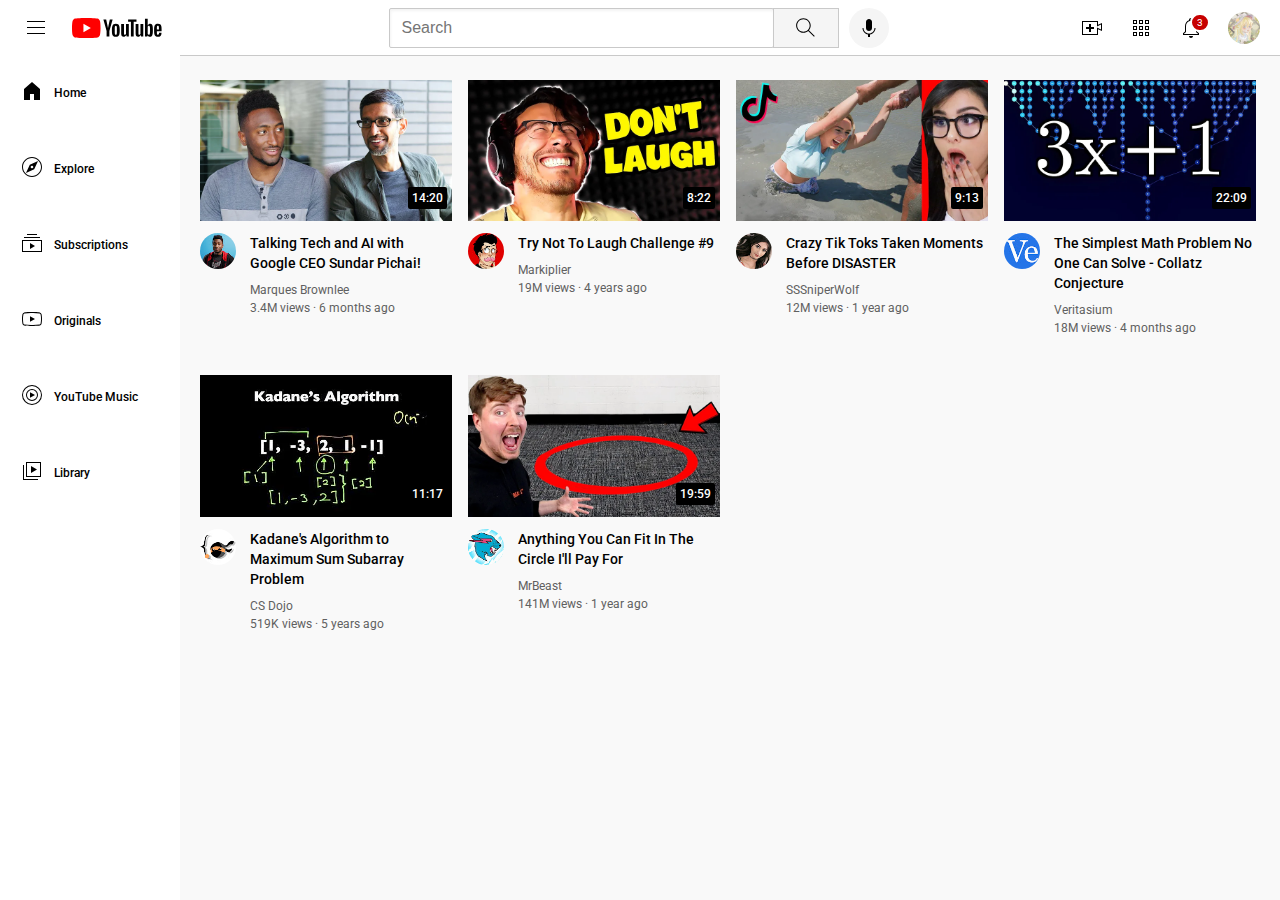
<file: index.html>
<!DOCTYPE html>
<html>
    <head>
        <title>YouTube.com Clone</title>

        <link rel="preconnect" href="https://fonts.googleapis.com">
        <link rel="preconnect" href="https://fonts.gstatic.com" crossorigin>
        <link href="https://fonts.googleapis.com/css2?family=Roboto:wght@400;500;700&display=swap" rel="stylesheet">

        <link rel="stylesheet" href="styles/general.css">
        <link rel="stylesheet" href="styles/header.css">
        <link rel="stylesheet" href="styles/video.css">
        <link rel="stylesheet" href="styles/sidebar.css">
    </head>
    <body>
        <header class="header">
            <div class="left-section">
                <img class="hamburger-menu" src="icons/hamburger-menu.svg">
                <img class="youtube-logo" src="icons/youtube-logo.svg">
            </div>
            <div class="middle-section">
                <input class="search-bar" type="text" placeholder="Search">
                <button class="search-button">
                    <img class="search-icon" src="icons/search.svg">
                    <div class="tooltip">Search</div>
                </button>
                <button class="voice-search-button">
                    <img class="voice-search-icon" src="icons/voice-search-icon.svg">
                    <div class="tooltip">Search with your voice</div>
                </button>
            </div>
            <!-- Put position absolute inside position relative-->
            <div class="right-section">
                <div class="upload-icon-container">
                    <img class="upload-icon" src="icons/upload.svg">
                    <div class="tooltip">Create</div>
                </div>
                <div class="youtube-apps-icon-container">
                    <img class="youtube-apps-icon" src="icons/youtube-apps.svg">
                    <div class="tooltip">YouTube apps</div>
                </div>
                <div class="notifications-icon-container">
                    <img class="notifications-icon" src="icons/notifications.svg">
                    <div class="notifications-count">3</div>
                    <div class="tooltip">Notifications</div>
                </div>
                <img class="current-user-picture" src="channel-picture/channels4_profile.jpg">
            </div>
        </header>

        <nav class="sidebar">
            <div class="sidebar-link">
                <img class="sidebar-icon" src="icons/home.svg">
                <div>Home</div>
            </div>
            <div class="sidebar-link">
                <img src="icons/explore.svg">
                <div>Explore</div>
            </div>
            <div class="sidebar-link">
                <img src="icons/subscriptions.svg">
                <div>Subscriptions</div>
            </div>
            <div class="sidebar-link">
                <img src="icons/originals.svg">
                <div>Originals</div>
            </div>
            <div class="sidebar-link">
                <img src="icons/youtube-music.svg">
                <div>YouTube Music</div>
            </div>
            <div class="sidebar-link">
                <img src="icons/library.svg">
                <div>Library</div>
            </div>
        </nav>

        <main>
            <section class="video-grid">

                <div class="video-preview">
                    <div class="thumbnail-row">
                        <img class="thumbnail" src="thumbnails/thumbnail-1.webp">
                        <div class="video-time">14:20</div>
                    </div>
                    <div class="video-info-grid">
                        <div class="profile-picture-container">
                            <div class="channel-picture">
                                <img class="profile-picture" src="channel-picture/channel-1.jpeg">
                            </div>
                        <div class="channel-preview">
                            <div class="channel-pic">
                                <img class="channel-preview-pic" src="channel-picture/channel-1.jpeg">
                            </div>
                            <div class="channel-preview-p">
                                <div class="channel-preview-name">Marques Brownlee</div>
                                <div class="channel-preview-stats">15M subscribers</div>
                            </div>
                        </div>
                    </div>
        
                        <div class="video-info">
                            <p class="video-title">Talking Tech and AI with Google CEO Sundar Pichai!</p>
                            <p class="video-author">Marques Brownlee</p>
                            <p class="video-stats">3.4M views &#183; 6 months ago</p>
                        </div>
                    </div>
                </div>
        
                <div class="video-preview">
                    <div class="thumbnail-row">
                        <img class="thumbnail" src="thumbnails/thumbnail-2.webp">
                        <div class="video-time">8:22</div>
                    </div>
                    <div class="video-info-grid">
                        <div class="channel-picture">
                            <img class="profile-picture" src="channel-picture/channel-2.jpeg">
                        </div>
                        <div class="video-info">
                            <p class="video-title">Try Not To Laugh Challenge #9</p>
                            <p class="video-author">Markiplier</p>
                            <p class="video-stats">19M views &#183; 4 years ago</p>
                        </div>
                    </div>
                </div>
        
                <div class="video-preview">
                    <div class="thumbnail-row">
                        <img class="thumbnail" src="thumbnails/thumbnail-3.webp">
                        <div class="video-time">9:13</div>
                    </div>
                    <div class="video-info-grid">
                        <div class="channel-picture">
                            <img class="profile-picture" src="channel-picture/channel-3.jpeg">
                        </div>
                        <div class="video-info">
                            <p class="video-title">Crazy Tik Toks Taken Moments Before DISASTER</p>
                            <p class="video-author">SSSniperWolf</p>
                            <p class="video-stats">12M views &#183; 1 year ago</p>
                        </div>
                    </div>
                </div>
        
                <div class="video-preview">
                    <div class="thumbnail-row">
                        <img class="thumbnail" src="thumbnails/thumbnail-4.webp">
                        <div class="video-time">22:09</div>
                    </div>
                    <div class="video-info-grid">
                        <div class="channel-picture">
                            <img class="profile-picture" src="channel-picture/channel-4.jpeg">
                        </div>
                        <div class="video-info">
                            <p class="video-title">The Simplest Math Problem No One Can Solve - Collatz Conjecture</p>
                            <p class="video-author">Veritasium</p>
                            <p class="video-stats">18M views &#183; 4 months ago</p>
                        </div>
                    </div>
                </div>
        
                <div class="video-preview">
                    <div class="thumbnail-row">
                        <img class="thumbnail" src="thumbnails/thumbnail-5.webp">
                        <div class="video-time">11:17</div>
                    </div>
                    <div class="video-info-grid">
                        <div class="channel-picture">
                            <img class="profile-picture" src="channel-picture/channel-5.jpeg">
                        </div>
                        <div class="video-info">
                            <p class="video-title">Kadane's Algorithm to Maximum Sum Subarray Problem</p>
                            <p class="video-author">CS Dojo</p>
                            <p class="video-stats">519K views &#183; 5 years ago</p>
                        </div>
                    </div>
                </div>
        
                <div class="video-preview">
                    <div class="thumbnail-row">
                        <img class="thumbnail" src="thumbnails/thumbnail-6.webp">
                        <div class="video-time">19:59</div>
                    </div>
                    <div class="video-info-grid">
                        <div class="channel-picture">
                            <img class="profile-picture" src="channel-picture/channel-6.jpeg">
                        </div>
                        <div class="video-info">
                            <p class="video-title">Anything You Can Fit In The Circle I'll Pay For</p>
                            <p class="video-author">MrBeast</p>
                            <p class="video-stats">141M views &#183; 1 year ago</p>
                        </div>
                    </div>
                </div>
        
            </section>
        </main>
    </body>
</file>
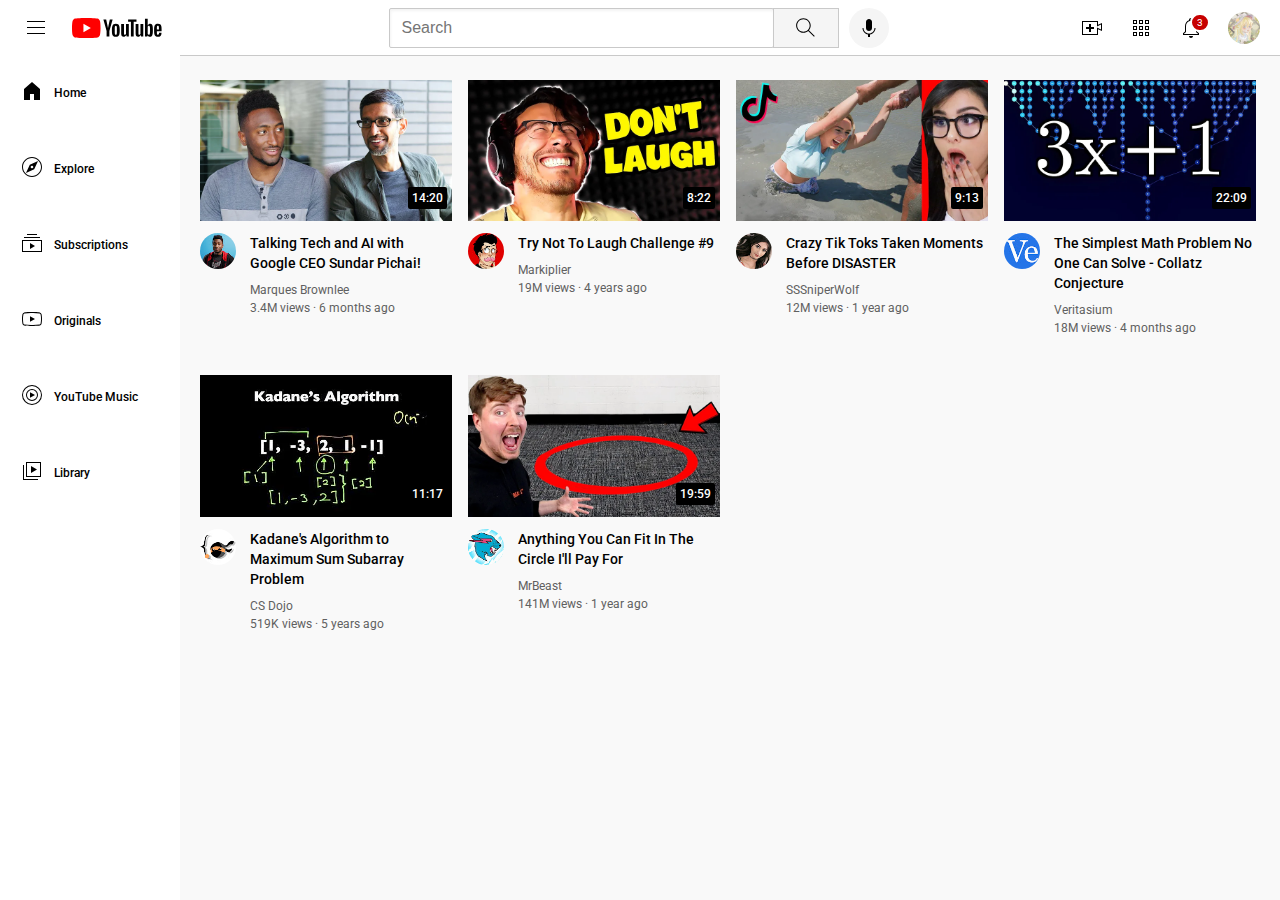
<file: youtube.html>
<!DOCTYPE html>
<html>
    <head>
        <title>YouTube.com Clone</title>

        <link rel="preconnect" href="https://fonts.googleapis.com">
        <link rel="preconnect" href="https://fonts.gstatic.com" crossorigin>
        <link href="https://fonts.googleapis.com/css2?family=Roboto:wght@400;500;700&display=swap" rel="stylesheet">

        <link rel="stylesheet" href="styles/general.css">
        <link rel="stylesheet" href="styles/header.css">
        <link rel="stylesheet" href="styles/video.css">
        <link rel="stylesheet" href="styles/sidebar.css">
    </head>
    <body>
        <header class="header">
            <div class="left-section">
                <img class="hamburger-menu" src="icons/hamburger-menu.svg">
                <img class="youtube-logo" src="icons/youtube-logo.svg">
            </div>
            <div class="middle-section">
                <input class="search-bar" type="text" placeholder="Search">
                <button class="search-button">
                    <img class="search-icon" src="icons/search.svg">
                    <div class="tooltip">Search</div>
                </button>
                <button class="voice-search-button">
                    <img class="voice-search-icon" src="icons/voice-search-icon.svg">
                    <div class="tooltip">Search with your voice</div>
                </button>
            </div>
            <!-- Put position absolute inside position relative-->
            <div class="right-section">
                <div class="upload-icon-container">
                    <img class="upload-icon" src="icons/upload.svg">
                    <div class="tooltip">Create</div>
                </div>
                <div class="youtube-apps-icon-container">
                    <img class="youtube-apps-icon" src="icons/youtube-apps.svg">
                    <div class="tooltip">YouTube apps</div>
                </div>
                <div class="notifications-icon-container">
                    <img class="notifications-icon" src="icons/notifications.svg">
                    <div class="notifications-count">3</div>
                    <div class="tooltip">Notifications</div>
                </div>
                <img class="current-user-picture" src="channel-picture/channels4_profile.jpg">
            </div>
        </header>

        <nav class="sidebar">
            <div class="sidebar-link">
                <img class="sidebar-icon" src="icons/home.svg">
                <div>Home</div>
            </div>
            <div class="sidebar-link">
                <img src="icons/explore.svg">
                <div>Explore</div>
            </div>
            <div class="sidebar-link">
                <img src="icons/subscriptions.svg">
                <div>Subscriptions</div>
            </div>
            <div class="sidebar-link">
                <img src="icons/originals.svg">
                <div>Originals</div>
            </div>
            <div class="sidebar-link">
                <img src="icons/youtube-music.svg">
                <div>YouTube Music</div>
            </div>
            <div class="sidebar-link">
                <img src="icons/library.svg">
                <div>Library</div>
            </div>
        </nav>

        <main>
            <section class="video-grid">

                <div class="video-preview">
                    <div class="thumbnail-row">
                        <img class="thumbnail" src="thumbnails/thumbnail-1.webp">
                        <div class="video-time">14:20</div>
                    </div>
                    <div class="video-info-grid">
                        <div class="profile-picture-container">
                            <div class="channel-picture">
                                <img class="profile-picture" src="channel-picture/channel-1.jpeg">
                            </div>
                        <div class="channel-preview">
                            <div class="channel-pic">
                                <img class="channel-preview-pic" src="channel-picture/channel-1.jpeg">
                            </div>
                            <div class="channel-preview-p">
                                <div class="channel-preview-name">Marques Brownlee</div>
                                <div class="channel-preview-stats">15M subscribers</div>
                            </div>
                        </div>
                    </div>
        
                        <div class="video-info">
                            <p class="video-title">Talking Tech and AI with Google CEO Sundar Pichai!</p>
                            <p class="video-author">Marques Brownlee</p>
                            <p class="video-stats">3.4M views &#183; 6 months ago</p>
                        </div>
                    </div>
                </div>
        
                <div class="video-preview">
                    <div class="thumbnail-row">
                        <img class="thumbnail" src="thumbnails/thumbnail-2.webp">
                        <div class="video-time">8:22</div>
                    </div>
                    <div class="video-info-grid">
                        <div class="channel-picture">
                            <img class="profile-picture" src="channel-picture/channel-2.jpeg">
                        </div>
                        <div class="video-info">
                            <p class="video-title">Try Not To Laugh Challenge #9</p>
                            <p class="video-author">Markiplier</p>
                            <p class="video-stats">19M views &#183; 4 years ago</p>
                        </div>
                    </div>
                </div>
        
                <div class="video-preview">
                    <div class="thumbnail-row">
                        <img class="thumbnail" src="thumbnails/thumbnail-3.webp">
                        <div class="video-time">9:13</div>
                    </div>
                    <div class="video-info-grid">
                        <div class="channel-picture">
                            <img class="profile-picture" src="channel-picture/channel-3.jpeg">
                        </div>
                        <div class="video-info">
                            <p class="video-title">Crazy Tik Toks Taken Moments Before DISASTER</p>
                            <p class="video-author">SSSniperWolf</p>
                            <p class="video-stats">12M views &#183; 1 year ago</p>
                        </div>
                    </div>
                </div>
        
                <div class="video-preview">
                    <div class="thumbnail-row">
                        <img class="thumbnail" src="thumbnails/thumbnail-4.webp">
                        <div class="video-time">22:09</div>
                    </div>
                    <div class="video-info-grid">
                        <div class="channel-picture">
                            <img class="profile-picture" src="channel-picture/channel-4.jpeg">
                        </div>
                        <div class="video-info">
                            <p class="video-title">The Simplest Math Problem No One Can Solve - Collatz Conjecture</p>
                            <p class="video-author">Veritasium</p>
                            <p class="video-stats">18M views &#183; 4 months ago</p>
                        </div>
                    </div>
                </div>
        
                <div class="video-preview">
                    <div class="thumbnail-row">
                        <img class="thumbnail" src="thumbnails/thumbnail-5.webp">
                        <div class="video-time">11:17</div>
                    </div>
                    <div class="video-info-grid">
                        <div class="channel-picture">
                            <img class="profile-picture" src="channel-picture/channel-5.jpeg">
                        </div>
                        <div class="video-info">
                            <p class="video-title">Kadane's Algorithm to Maximum Sum Subarray Problem</p>
                            <p class="video-author">CS Dojo</p>
                            <p class="video-stats">519K views &#183; 5 years ago</p>
                        </div>
                    </div>
                </div>
        
                <div class="video-preview">
                    <div class="thumbnail-row">
                        <img class="thumbnail" src="thumbnails/thumbnail-6.webp">
                        <div class="video-time">19:59</div>
                    </div>
                    <div class="video-info-grid">
                        <div class="channel-picture">
                            <img class="profile-picture" src="channel-picture/channel-6.jpeg">
                        </div>
                        <div class="video-info">
                            <p class="video-title">Anything You Can Fit In The Circle I'll Pay For</p>
                            <p class="video-author">MrBeast</p>
                            <p class="video-stats">141M views &#183; 1 year ago</p>
                        </div>
                    </div>
                </div>
        
            </section>
        </main>
    </body>
</file>
<file: styles/general.css>
p {
    margin-top: 0;
    margin-bottom: 0;
}

@media (max-width: 1200px) {
    body{
        padding-left: 96px;
    }
}
body {
    /* This style below will be inherited*/
    margin: 0;
    padding-top: 80px;
    padding-right: 24px;
    background-color: rgb(249, 249, 249);
    font-family: Roboto, Arial;
}

@media (min-width: 1200.1px) {
    body {
        padding-left: 200px;
    }
}
</file>
<file: styles/header.css>
.header {
    height: 55px;
    display: flex;
    flex-direction: row;
    justify-content: space-between;
    background-color: white;
    border-bottom-width: 1px;
    border-bottom-style: solid;
    border-bottom-color: rgb(201, 201, 201);

    position: fixed;
    top: 0;
    left: 0;
    right: 0;

    z-index: 100;
}

.left-section {
    display: flex;
    align-items: center;
}

.hamburger-menu {
    height: 24px;
    cursor: pointer;
    margin-left: 24px;
    margin-right: 24px;
}

.youtube-logo {
    height: 20px;
    cursor: pointer;
}

.middle-section {
    flex: 1;
    margin-left: 70px;
    margin-right: 35px;
    max-width: 500px;
    display: flex;
    align-items: center;
}

.search-bar {
    flex: 1;
    height: 36px;
    font-size: 16px;
    border: 1px solid rgb(201,201,201);
    border-radius: 2px;
    box-shadow: inset 1px 2px 3px rgba(0,0,0,0.05);
    width: 0;
    padding-left: 12px;
}

.search-bar::placeholder {
    font-size: 16px;
}

.search-button, .voice-search-button, .upload-icon-container, .youtube-apps-icon-container, .notifications-icon-container {
    position: relative;
    cursor: pointer;
    display: flex;
    justify-content: center;
    align-items: center;
}

.search-button{
    height: 40px;
    background-color: rgb(245, 245, 245);
    border-width: 1px;
    border-style: solid;
    border-color: rgb(201, 201, 201);
    margin-left: -1px;
    width: 66px;
    margin-right: 10px;
}

.search-button .tooltip, 
.voice-search-button .tooltip, 
.upload-icon-container .tooltip,
.youtube-apps-icon-container .tooltip,
.notifications-icon-container .tooltip {
    position: absolute;
    background-color: rgba(100, 100, 100, 0.836);
    color: white;
    padding-top: 7px;
    padding-bottom: 7px;
    padding-left: 8px;
    padding-right: 8px;
    border-radius: 2px;
    font-size: 12px;
    opacity: 0;
    bottom: -45px;
    transition: opacity 0.15s;
    pointer-events: none;
    white-space: nowrap;
}

.search-button:hover .tooltip,
.voice-search-button:hover .tooltip,
.upload-icon-container:hover .tooltip,
.youtube-apps-icon-container:hover .tooltip,
.notifications-icon-container:hover .tooltip {
    opacity: 1;
}

.search-icon {
    height: 25px;
}

.voice-search-button {
    height: 40px;
    width: 40px;
    border: none;
    border-radius: 20px;
    background-color: rgb(245, 245, 245);
}

.voice-search-icon {
    height: 24px;
}

.right-section {
    width: 180px;
    display: flex;
    align-items: center;
    justify-content: space-between;
    margin-right: 20px;
    flex-shrink: 0;
}

.upload-icon, .youtube-apps-icon, .notifications-icon {
    height: 24px;
}

.current-user-picture {
    height: 32px;
    border-radius: 16px;
}

.notifications-icon-container {
    position: relative;
    display: flex;
}

.notifications-count {
    position: absolute;
    top: -3px;
    right: -7px;

    background-color: rgb(199, 0, 0);
    color: white;
    font-size: 10px;
    padding-left: 5px;
    padding-right: 5px;
    padding-top: 2px;
    padding-bottom: 2px;
    border-radius: 30px;
    border-width: 2px;
    border-color: white;
    border-style: solid;
}
</file>
<file: styles/video.css>
.thumbnail{
    width: 100%;
    margin-bottom: 8px;
}

.video-info-grid {
    display: grid;
    grid-template-columns: 50px 1fr;
}

.profile-picture-container {
    display: inline-block;
    position: relative;
    cursor: pointer;
}

.profile-picture-container:hover .channel-preview {
    opacity: 1;
}

.channel-picture {
    vertical-align: top;
}

.profile-picture{
    border-radius: 100px;
    width: 36px;
}

.channel-preview {
    display: flex;
    align-items: center;
    background-color: white;
    position: absolute;
    bottom: -30px;
    box-shadow: 0 1px 5px rgba(0,0,0,0.25);
    padding-top: 10px;
    padding-bottom: 10px;
    padding-left: 14px;
    padding-right: 14px;
    border-radius: 5px;

    opacity: 0;
    transition: opacity 0.15s;
    z-index: 300;
    pointer-events: none;
}

.channel-picture:hover .channel-preview{
    opacity: 1;
}

.channel-preview-pic {
    width: 45px;
    border-radius: 25px;
    margin-right: 10px;
    pointer-events: none;
}

.channel-preview-name {
    font-weight: bold;
    font-family: Roboto, Arial;
    margin-bottom: 3px;
    font-size: 14px;
    white-space: nowrap;
}

.channel-preview-stats {
    font-size: 12px;
    color: rgb(107, 107, 107);
    font-family: Roboto, Arial;
}

.video-title {
    font-weight: 500;
    line-height: 20px;
    font-size: 14px;
    margin-bottom: 10px;
}
.video-author, .video-stats {
    vertical-align: top;
    margin-right: 15px;
    font-size: 12px;
    color: rgb(96,96,96);
}
.video-author{
    margin-bottom: 4px;
}

.video-grid {
    display: grid;
    grid-template-columns: 1fr 1fr 1fr;
    column-gap: 16px;
    row-gap: 40px;
    font-family: Roboto, Arial;
}

@media (max-width: 750px) {
    .video-grid {
        grid-template-columns: 1fr 1fr;
    }
}

@media (min-width: 751px) and (max-width: 999px) {
    .video-grid {
        grid-template-columns: 1fr 1fr 1fr;
    }
}

@media (min-width: 1000px) {
    .video-grid {
        grid-template-columns: 1fr 1fr 1fr 1fr;
    }
}

.video-time {
    background-color: black;
    color: white;
    position: absolute;
    bottom: 24px;
    right: 5px;
    font-weight: 500;
    font-size: 12px;
    padding: 4px;
    border-radius: 2px;
}

.thumbnail-row {
    position: relative;
}
</file>
<file: styles/sidebar.css>
@media (max-width:1200px) {
.sidebar {
    position: fixed;
    left: 0;
    bottom: 0;
    top: 55px;

    background-color: white;
    width: 72px;
    z-index: 130;
}

.sidebar-link {
    height: 76px;
    display: flex;
    justify-content: center;
    align-items: center;
    flex-direction: column;
    cursor: pointer;
}

.sidebar-link:hover {
    background-color: rgb(236, 236, 236);
}

.sidebar-link img{
    height: 24px;
    margin-bottom: 4px;
}

.sidebar-link div{
    font-size: 10px;
}
}

@media (min-width: 1200.1px) {
    .sidebar {
        position: fixed;
        left: 0;
        bottom: 0;
        top: 55px;
    
        background-color: white;
        width: 180px;
        z-index: 130;
    }
    
    .sidebar-link {
        height: 76px;
        display: flex;
        align-items: center;
        flex-direction: row;
        cursor: pointer;
        padding: 0px 20px;
    }
    
    .sidebar-link:hover {
        background-color: rgb(236, 236, 236);
    }
    
    .sidebar-link img{
        height: 24px;
        margin-bottom: 4px;
        margin-right: 10px;
    }
    
    .sidebar-link div{
        font-size: 12px;
        font-weight: 500;
    }   
}
</file>
